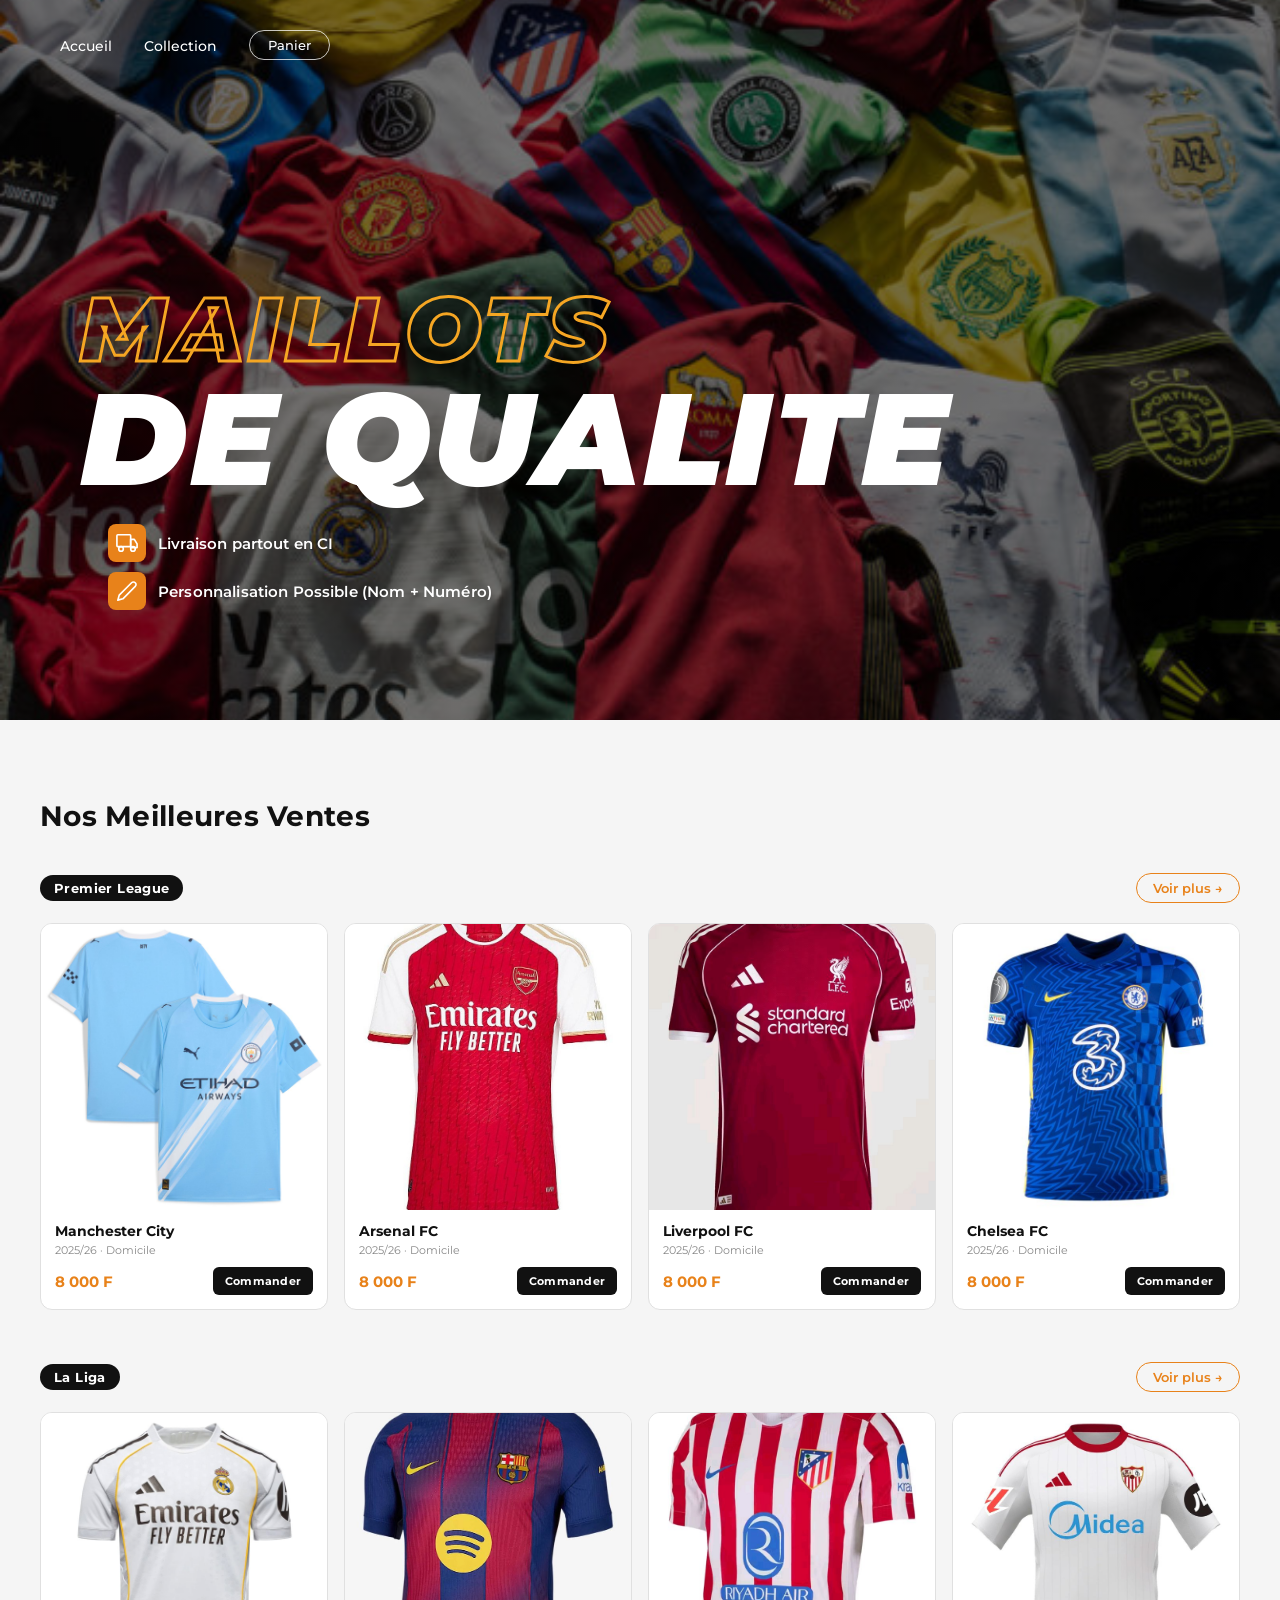
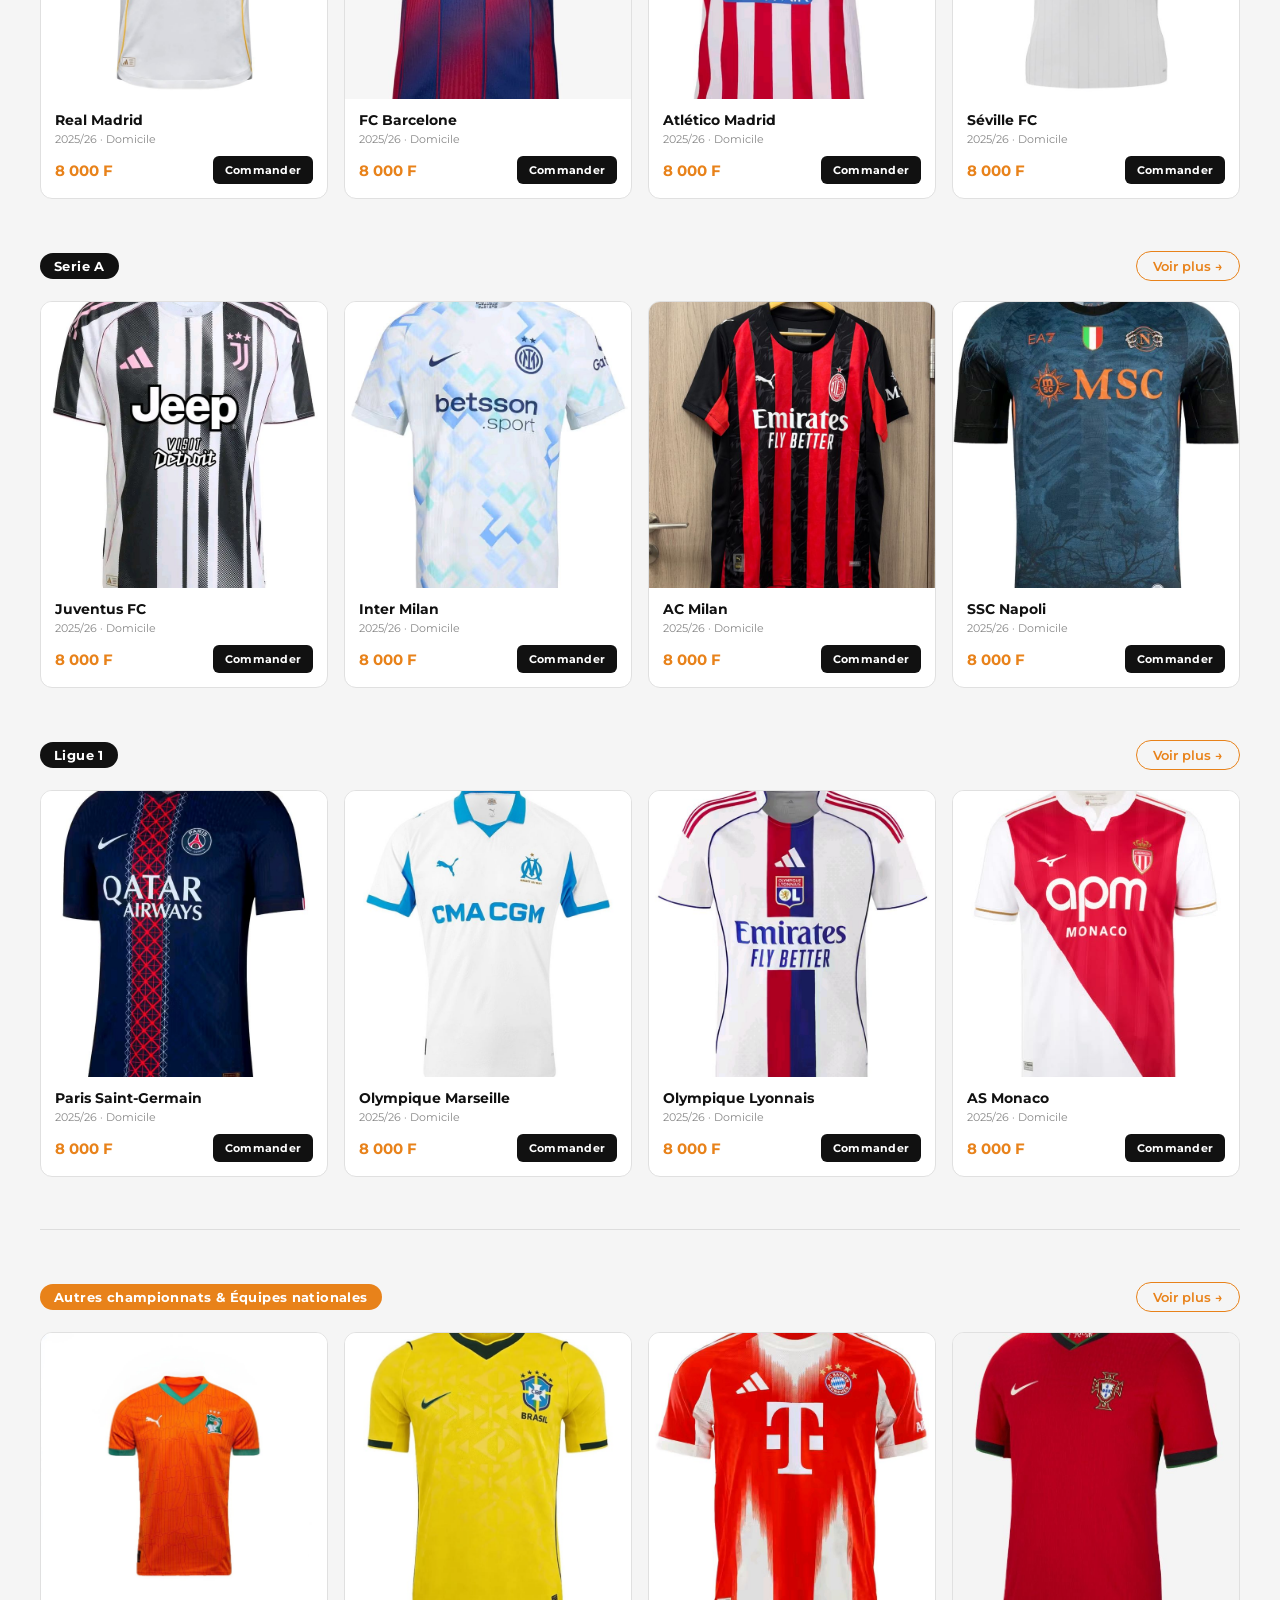
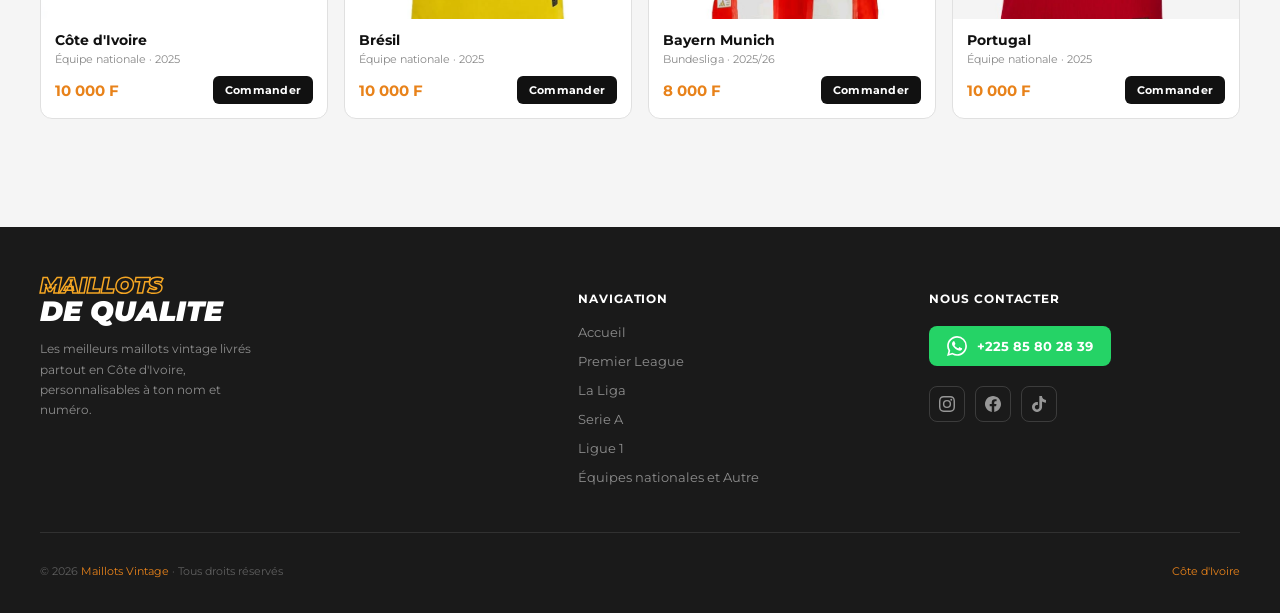
<file: index.html>
<!DOCTYPE html>
<html lang="fr">
<head>
  <meta charset="UTF-8" />
  <meta name="viewport" content="width=device-width, initial-scale=1.0"/>
  <title>Marasse Service - Vente de Maillot de Qualité</title>
  <link rel="stylesheet" href="style.css" />
  <link rel="icon" type="image/svg"  href="images/logo.jpeg">
  <link href="https://fonts.googleapis.com/css2?family=Abril+Fatface&family=Montserrat:wght@400;500;600&display=swap" rel="stylesheet"/>
</head>
<body>

<section class="Alpha">
  <header class="Beta">
    <nav class="Gamma">
      <ul>
        <li><a href="#">Accueil</a></li>
        <li><a href="#Nos-Meilleures-Ventes">Collection</a></li>
        <li><button class="btn-panier">Panier</button></li>
      </ul>
    </nav>
  </header>

  <div class="Delta">
  <div class="titre-hero">
    <span class="titre-maillots">MAILLOTS</span>
    <span class="titre-vintage">DE QUALITE </span>
  </div>
  <div class="bande-infos">
  <div class="item-info">
    <div class="badge-icone">
      <svg xmlns="http://www.w3.org/2000/svg" viewBox="0 0 24 24" fill="none" stroke="white" stroke-width="1.8" stroke-linecap="round" stroke-linejoin="round">
        <rect x="1" y="3" width="15" height="13" rx="1"/>
        <path d="M16 8h4l3 5v4h-7V8z"/>
        <circle cx="5.5" cy="18.5" r="2.5"/>
        <circle cx="18.5" cy="18.5" r="2.5"/>
      </svg>
    </div>
    <span>Livraison partout en CI</span>
  </div>

  <div class="item-info">
    <div class="badge-icone">
      <svg xmlns="http://www.w3.org/2000/svg" viewBox="0 0 24 24" fill="none" stroke="white" stroke-width="1.8" stroke-linecap="round" stroke-linejoin="round">
        <path d="M17 3a2.828 2.828 0 1 1 4 4L7.5 20.5 2 22l1.5-5.5L17 3z"/>
      </svg>
    </div>
    <span>Personnalisation Possible (Nom + Numéro)</span>
  </div>
</div>
</section>

<!-- ========================================================
     SECTION CATALOGUE — À coller dans ton index.html
     après la section hero et la bande d'infos
     ======================================================== -->

<section class="catalogue" id="Nos-Meilleures-Ventes">

  <h2 class="catalogue-titre">Nos Meilleures Ventes</h2>

  <!-- ── Premier League ── -->
  <div class="champ-bloc">
    <div class="champ-header">
      <span class="champ-pill">Premier League</span>
      <a href="premier-league.html" class="voir-plus">Voir plus →</a>
    </div>
    <div class="grille-maillots">

      <div class="carte-maillot">
        <div class="carte-img">
          <img src="images/nos_meilleures_ventes/Premier Ligue/Man-City.jpg" alt="Maillot Manchester City">
        </div>
        <div class="carte-body">
          <div class="carte-club">Manchester City</div>
          <div class="carte-saison">2025/26 · Domicile</div>
          <div class="carte-bas">
            <span class="carte-prix">8 000 F</span>
            <a href="commander.html?club=Manchester%20City&detail=Premier%20League%20·%202025/26&prix=8000F&photo=images/nos_meilleures_ventes/Premier Ligue/Man-City.jpg" class="btn-commander">Commander</a>
          </div>
        </div>
      </div>

      <div class="carte-maillot">
        <div class="carte-img">
          <img src="images/nos_meilleures_ventes/Premier Ligue/Arsenal.jpg" alt="Maillot Arsenal">
        </div>
        <div class="carte-body">
          <div class="carte-club">Arsenal FC</div>
          <div class="carte-saison">2025/26 · Domicile</div>
          <div class="carte-bas">
            <span class="carte-prix">8 000 F</span>
            <a href="commander.html?club=Arsenal%20FC&detail=Premier%20League%20·%202025/26&prix=8000F&photo=images/nos_meilleures_ventes/Premier Ligue/Arsenal.jpg" class="btn-commander">Commander</a>
          </div>
        </div>
      </div>

      <div class="carte-maillot">
        <div class="carte-img">
          <img src="images/nos_meilleures_ventes/Premier Ligue/Liverpool.jpg" alt="Maillot Liverpool">
        </div>
        <div class="carte-body">
          <div class="carte-club">Liverpool FC</div>
          <div class="carte-saison">2025/26 · Domicile</div>
          <div class="carte-bas">
            <span class="carte-prix">8 000 F</span>
            <a href="commander.html?club=Liverpool%20FC&detail=Premier%20League%20·%202025/26&prix=8000F&photo=images/nos_meilleures_ventes/Premier Ligue/Liverpool.jpg" class="btn-commander">Commander</a>
          </div>
        </div>
      </div>

      <div class="carte-maillot">
        <div class="carte-img">
          <img src="images/nos_meilleures_ventes/Premier Ligue/Chealsea.jpg" alt="Maillot Chelsea">
        </div>
        <div class="carte-body">
          <div class="carte-club">Chelsea FC</div>
          <div class="carte-saison">2025/26 · Domicile</div>
          <div class="carte-bas">
            <span class="carte-prix">8 000 F</span>
            <a href="commander.html?club=Chelsea%20FC&detail=Premier%20League%20·%202025/26&prix=8000F&photo=images/nos_meilleures_ventes/Premier Ligue/Chealsea.jpg" class="btn-commander">Commander</a>
          </div>
        </div>
      </div>

    </div>
  </div>

  <!-- ── La Liga ── -->
  <div class="champ-bloc">
    <div class="champ-header">
      <span class="champ-pill">La Liga</span>
      <a href="laliga.html" class="voir-plus">Voir plus →</a>
    </div>
    <div class="grille-maillots">

      <div class="carte-maillot">
        <div class="carte-img">
          <img src="images/nos_meilleures_ventes/Laliga/Real.jpg" alt="Maillot Real Madrid">
        </div>
        <div class="carte-body">
          <div class="carte-club">Real Madrid</div>
          <div class="carte-saison">2025/26 · Domicile</div>
          <div class="carte-bas">
            <span class="carte-prix">8 000 F</span>
            <a href="commander.html?club=Real%20Madrid&detail=Laliga·%202025/26&prix=8000F&photo=images/nos_meilleures_ventes/Laliga/Real.jpg" class="btn-commander">Commander</a>
          </div>
        </div>
      </div>

      <div class="carte-maillot">
        <div class="carte-img">
          <img src="images/nos_meilleures_ventes/Laliga/Barça.jpg" alt="Maillot FC Barcelone">
        </div>
        <div class="carte-body">
          <div class="carte-club">FC Barcelone</div>
          <div class="carte-saison">2025/26 · Domicile</div>
          <div class="carte-bas">
            <span class="carte-prix">8 000 F</span>
            <a href="commander.html?club=FC%20Barcelone&detail=Laliga·%202025/26&prix=8000F&photo=images/nos_meilleures_ventes/Laliga/Barça.jpg" class="btn-commander">Commander</a>
          </div>
        </div>
      </div>

      <div class="carte-maillot">
        <div class="carte-img">
          <img src="images/nos_meilleures_ventes/Laliga/Atletico.jpg" alt="Maillot Atlético Madrid">
        </div>
        <div class="carte-body">
          <div class="carte-club">Atlético Madrid</div>
          <div class="carte-saison">2025/26 · Domicile</div>
          <div class="carte-bas">
            <span class="carte-prix">8 000 F</span>
            <a href="commander.html?club=Atlético%20Madrid&detail=Laliga·%202025/26&prix=8000F&photo=images/nos_meilleures_ventes/Laliga/Atletico.jpg" class="btn-commander">Commander</a>
          </div>
        </div>
      </div>

      <div class="carte-maillot">
        <div class="carte-img">
          <img src="images/nos_meilleures_ventes/Laliga/Seville.jpg" alt="Maillot Séville FC">
        </div>
        <div class="carte-body">
          <div class="carte-club">Séville FC</div>
          <div class="carte-saison">2025/26 · Domicile</div>
          <div class="carte-bas">
            <span class="carte-prix">8 000 F</span>
            <a href="commander.html?club=Séville%20FC&detail=Laliga·%202025/26&prix=8000F&photo=images/nos_meilleures_ventes/Laliga/Seville.jpg" class="btn-commander">Commander</a>
          </div>
        </div>
      </div>

    </div>
  </div>

  <!-- ── Serie A ── -->
  <div class="champ-bloc">
    <div class="champ-header">
      <span class="champ-pill">Serie A</span>
      <a href="serie-a.html" class="voir-plus">Voir plus →</a>
    </div>
    <div class="grille-maillots">

      <div class="carte-maillot">
        <div class="carte-img">
          <img src="images/nos_meilleures_ventes/Serie A/Juventus.jpg" alt="Maillot Juventus">
        </div>
        <div class="carte-body">
          <div class="carte-club">Juventus FC</div>
          <div class="carte-saison">2025/26 · Domicile</div>
          <div class="carte-bas">
            <span class="carte-prix">8 000 F</span>
            <a href="commander.html?club=Juventus%20FC&detail=Serie%20A%20·%202025/26&prix=8000F&photo=images/nos_meilleures_ventes/Serie A/Juventus.jpg" class="btn-commander">Commander</a>
          </div>
        </div>
      </div>

      <div class="carte-maillot">
        <div class="carte-img">
          <img src="images/nos_meilleures_ventes/Serie A/Inter-Milan.jpg" alt="Maillot Inter Milan">
        </div>
        <div class="carte-body">
          <div class="carte-club">Inter Milan</div>
          <div class="carte-saison">2025/26 · Domicile</div>
          <div class="carte-bas">
            <span class="carte-prix">8 000 F</span>
            <a href="commander.html?club=Inter%20Milan&detail=Serie%20A%20·%202025/26&prix=8000F&photo=images/nos_meilleures_ventes/Serie A/Inter-Milan.jpg" class="btn-commander">Commander</a>
          </div>
        </div>
      </div>

      <div class="carte-maillot">
        <div class="carte-img">
          <img src="images/nos_meilleures_ventes/Serie A/AC-Milan.jpg" alt="Maillot AC Milan">
        </div>
        <div class="carte-body">
          <div class="carte-club">AC Milan</div>
          <div class="carte-saison">2025/26 · Domicile</div>
          <div class="carte-bas">
            <span class="carte-prix">8 000 F</span>
            <a href="commander.html?club=AC%20Milan&detail=Serie%20A%20·%202025/26&prix=8000F&photo=images/nos_meilleures_ventes/Serie A/AC-Milan.jpg" class="btn-commander">Commander</a>
          </div>
        </div>
      </div>

      <div class="carte-maillot">
        <div class="carte-img">
          <img src="images/nos_meilleures_ventes/Serie A/Napoli.jpg" alt="Maillot Napoli">
        </div>
        <div class="carte-body">
          <div class="carte-club">SSC Napoli</div>
          <div class="carte-saison">2025/26 · Domicile</div>
          <div class="carte-bas">
            <span class="carte-prix">8 000 F</span>
            <a href="commander.html?club=SSC%20Napoli&detail=Serie%20A%20·%202025/26&prix=8000F&photo=images/nos_meilleures_ventes/Serie A/Napoli.jpg" class="btn-commander">Commander</a>
          </div>
        </div>
      </div>

    </div>
  </div>

  <!-- ── Ligue 1 ── -->
  <div class="champ-bloc">
    <div class="champ-header">
      <span class="champ-pill">Ligue 1</span>
      <a href="ligue1.html" class="voir-plus">Voir plus →</a>
    </div>
    <div class="grille-maillots">

      <div class="carte-maillot">
        <div class="carte-img">
          <img src="images/nos_meilleures_ventes/Ligue1/PSG.jpg" alt="Maillot PSG">
        </div>
        <div class="carte-body">
          <div class="carte-club">Paris Saint-Germain</div>
          <div class="carte-saison">2025/26 · Domicile</div>
          <div class="carte-bas">
            <span class="carte-prix">8 000 F</span>
            <a href="commander.html?club=Paris%20Saint-Germain&detail=Ligue1%20·%202025/26&prix=8000F&photo=images/nos_meilleures_ventes/Ligue1/PSG.jpg" class="btn-commander">Commander</a>
          </div>
        </div>
      </div>

      <div class="carte-maillot">
        <div class="carte-img">
          <img src="images/nos_meilleures_ventes/Ligue1/Marseille.jpg" alt="Maillot Olympique de Marseille">
        </div>
        <div class="carte-body">
          <div class="carte-club">Olympique Marseille</div>
          <div class="carte-saison">2025/26 · Domicile</div>
          <div class="carte-bas">
            <span class="carte-prix">8 000 F</span>
            <a href="commander.html?club=Olympique%20Marseille&detail=Ligue1·%202025/26&prix=8000F&photo=images/nos_meilleures_ventes/Ligue1/Marseille.jpg" class="btn-commander">Commander</a>
          </div>
        </div>
      </div>

      <div class="carte-maillot">
        <div class="carte-img">
          <img src="images/nos_meilleures_ventes/Ligue1/Lyon.jpg" alt="Maillot Olympique Lyonnais">
        </div>
        <div class="carte-body">
          <div class="carte-club">Olympique Lyonnais</div>
          <div class="carte-saison">2025/26 · Domicile</div>
          <div class="carte-bas">
            <span class="carte-prix">8 000 F</span>
            <a href="commander.html?club=Olympiqu%20Lyonnais&detail=Ligue1·%202025/26&prix=8000F&photo=images/nos_meilleures_ventes/Ligue1/Lyon.jpg" class="btn-commander">Commander</a>
          </div>
        </div>
      </div>

      <div class="carte-maillot">
        <div class="carte-img">
          <img src="images/nos_meilleures_ventes/Ligue1/Monaco.jpg" alt="Maillot AS Monaco">
        </div>
        <div class="carte-body">
          <div class="carte-club">AS Monaco</div>
          <div class="carte-saison">2025/26 · Domicile</div>
          <div class="carte-bas">
            <span class="carte-prix">8 000 F</span>
            <a href="commander.html?club=AS%20Monaco&detail=Ligue1·%202025/26&prix=9500F&photo=images/nos_meilleures_ventes/Ligue1/Monaco.jpg" class="btn-commander">Commander</a>
          </div>
        </div>
      </div>

    </div>
  </div>

  <!-- ── Séparateur ── -->
  <div class="catalogue-separateur"></div>

  <!-- ── Autres championnats & Équipes nationales ── -->
  <div class="champ-bloc">
    <div class="champ-header">
      <span class="champ-pill champ-pill--orange">Autres championnats &amp; Équipes nationales</span>
      <a href="autres.html" class="voir-plus">Voir plus →</a>
    </div>
    <div class="grille-maillots">

      <div class="carte-maillot">
        <div class="carte-img">
          <img src="images/nos_meilleures_ventes/Autres/CI.jpg" alt="Maillot Côte d'Ivoire">
        </div>
        <div class="carte-body">
          <div class="carte-club">Côte d'Ivoire</div>
          <div class="carte-saison">Équipe nationale · 2025</div>
          <div class="carte-bas">
            <span class="carte-prix">10 000 F</span>
            <a href="commander.html?club=Côte20%D'Ivoire&detail=%202025&prix=10000F&photo=images/nos_meilleures_ventes/Autres/CI.jpg" class="btn-commander">Commander</a>
          </div>
        </div>
      </div>

      <div class="carte-maillot">
        <div class="carte-img">
          <img src="images/nos_meilleures_ventes/Autres/Brasil.jpg" alt="Maillot Brésil">
        </div>
        <div class="carte-body">
          <div class="carte-club">Brésil</div>
          <div class="carte-saison">Équipe nationale · 2025</div>
          <div class="carte-bas">
            <span class="carte-prix">10 000 F</span>
            <a href="commander.html?club=Brésil%20&detail=%202025&prix=10000F&photo=images/nos_meilleures_ventes/Autres/Brasil.jpg" class="btn-commander">Commander</a>
          </div>
        </div>
      </div>

      <div class="carte-maillot">
        <div class="carte-img">
          <img src="images/nos_meilleures_ventes/Autres/Bayern.jpg" alt="Maillot Bayern Munich">
        </div>
        <div class="carte-body">
          <div class="carte-club">Bayern Munich</div>
          <div class="carte-saison">Bundesliga · 2025/26</div>
          <div class="carte-bas">
            <span class="carte-prix">8 000 F</span>
            <a href="commander.html?club=Bayern%20Munich&detail=Bundesliga·%202025/26&prix=8000F&photo=images/nos_meilleures_ventes/Autres/Bayern.jpg" class="btn-commander">Commander</a>
          </div>
        </div>
      </div>

      <div class="carte-maillot">
        <div class="carte-img">
          <img src="images/nos_meilleures_ventes/Autres/Portugal.jpg" alt="Maillot Portugal">
        </div>
        <div class="carte-body">
          <div class="carte-club">Portugal</div>
          <div class="carte-saison">Équipe nationale · 2025</div>
          <div class="carte-bas">
            <span class="carte-prix">10 000 F</span>
            <a href="commander.html?club=Portugal%20&detail=%202025&prix=10000F&photo=images/nos_meilleures_ventes/Autres/Portugal.jpg" class="btn-commander">Commander</a>
          </div>
        </div>
      </div>

    </div>
  </div>

</section>
 

<footer class="footer">
  <div class="footer-top">

    <div class="footer-brand">
      <div class="logo-text">
        <span class="logo-maillots">MAILLOTS</span><br>
        <span class="logo-vintage">DE QUALITE</span>
      </div>
      <p>Les meilleurs maillots vintage livrés partout en Côte d'Ivoire, personnalisables à ton nom et numéro.</p>
    </div>

    <div class="footer-col">
      <h4>Navigation</h4>
      <ul>
        <li><a href="#">Accueil</a></li>
        <li><a href="#Nos-Meilleures-Ventes">Premier League</a></li>
        <li><a href="#Nos-Meilleures-Ventes">La Liga</a></li>
        <li><a href="#Nos-Meilleures-Ventes">Serie A</a></li>
        <li><a href="#Nos-Meilleures-Ventes">Ligue 1</a></li>
        <li><a href="#Nos-Meilleures-Ventes">Équipes nationales et Autre</a></li>
      </ul>
    </div>

    <div class="footer-col">
      <h4>Nous contacter</h4>
      <a href="https://wa.me/22585802839" class="whatsapp-btn" target="_blank">
        <svg viewBox="0 0 24 24" xmlns="http://www.w3.org/2000/svg">
          <path d="M17.472 14.382c-.297-.149-1.758-.867-2.03-.967-.273-.099-.471-.148-.67.15-.197.297-.767.966-.94 1.164-.173.199-.347.223-.644.075-.297-.15-1.255-.463-2.39-1.475-.883-.788-1.48-1.761-1.653-2.059-.173-.297-.018-.458.13-.606.134-.133.298-.347.446-.52.149-.174.198-.298.298-.497.099-.198.05-.371-.025-.52-.075-.149-.669-1.612-.916-2.207-.242-.579-.487-.5-.669-.51-.173-.008-.371-.01-.57-.01-.198 0-.52.074-.792.372-.272.297-1.04 1.016-1.04 2.479 0 1.462 1.065 2.875 1.213 3.074.149.198 2.096 3.2 5.077 4.487.709.306 1.262.489 1.694.625.712.227 1.36.195 1.871.118.571-.085 1.758-.719 2.006-1.413.248-.694.248-1.289.173-1.413-.074-.124-.272-.198-.57-.347m-5.421 7.403h-.004a9.87 9.87 0 01-5.031-1.378l-.361-.214-3.741.982.998-3.648-.235-.374a9.86 9.86 0 01-1.51-5.26c.001-5.45 4.436-9.884 9.888-9.884 2.64 0 5.122 1.03 6.988 2.898a9.825 9.825 0 012.893 6.994c-.003 5.45-4.437 9.884-9.885 9.884m8.413-18.297A11.815 11.815 0 0012.05 0C5.495 0 .16 5.335.157 11.892c0 2.096.547 4.142 1.588 5.945L.057 24l6.305-1.654a11.882 11.882 0 005.683 1.448h.005c6.554 0 11.89-5.335 11.893-11.893a11.821 11.821 0 00-3.48-8.413z"/>
        </svg>
        +225 85 80 28 39
      </a>

      <div class="reseaux">
        <a href="#" title="Instagram" aria-label="Instagram">
          <svg viewBox="0 0 24 24"><path d="M12 2.163c3.204 0 3.584.012 4.85.07 3.252.148 4.771 1.691 4.919 4.919.058 1.265.069 1.645.069 4.849 0 3.205-.012 3.584-.069 4.849-.149 3.225-1.664 4.771-4.919 4.919-1.266.058-1.644.07-4.85.07-3.204 0-3.584-.012-4.849-.07-3.26-.149-4.771-1.699-4.919-4.92-.058-1.265-.07-1.644-.07-4.849 0-3.204.013-3.583.07-4.849.149-3.227 1.664-4.771 4.919-4.919 1.266-.057 1.645-.069 4.849-.069zM12 0C8.741 0 8.333.014 7.053.072 2.695.272.273 2.69.073 7.052.014 8.333 0 8.741 0 12c0 3.259.014 3.668.072 4.948.2 4.358 2.618 6.78 6.98 6.98C8.333 23.986 8.741 24 12 24c3.259 0 3.668-.014 4.948-.072 4.354-.2 6.782-2.618 6.979-6.98.059-1.28.073-1.689.073-4.948 0-3.259-.014-3.667-.072-4.947-.196-4.354-2.617-6.78-6.979-6.98C15.668.014 15.259 0 12 0zm0 5.838a6.162 6.162 0 100 12.324 6.162 6.162 0 000-12.324zM12 16a4 4 0 110-8 4 4 0 010 8zm6.406-11.845a1.44 1.44 0 100 2.881 1.44 1.44 0 000-2.881z"/></svg>
        </a>
        <a href="#" title="Facebook" aria-label="Facebook">
          <svg viewBox="0 0 24 24"><path d="M24 12.073c0-6.627-5.373-12-12-12s-12 5.373-12 12c0 5.99 4.388 10.954 10.125 11.854v-8.385H7.078v-3.47h3.047V9.43c0-3.007 1.792-4.669 4.533-4.669 1.312 0 2.686.235 2.686.235v2.953H15.83c-1.491 0-1.956.925-1.956 1.874v2.25h3.328l-.532 3.47h-2.796v8.385C19.612 23.027 24 18.062 24 12.073z"/></svg>
        </a>
        <a href="#" title="TikTok" aria-label="TikTok">
          <svg viewBox="0 0 24 24"><path d="M12.525.02c1.31-.02 2.61-.01 3.91-.02.08 1.53.63 3.09 1.75 4.17 1.12 1.11 2.7 1.62 4.24 1.79v4.03c-1.44-.05-2.89-.35-4.2-.97-.57-.26-1.1-.59-1.62-.93-.01 2.92.01 5.84-.02 8.75-.08 1.4-.54 2.79-1.35 3.94-1.31 1.92-3.58 3.17-5.91 3.21-1.43.08-2.86-.31-4.08-1.03-2.02-1.19-3.44-3.37-3.65-5.71-.02-.5-.03-1-.01-1.49.18-1.9 1.12-3.72 2.58-4.96 1.66-1.44 3.98-2.13 6.15-1.72.02 1.48-.04 2.96-.04 4.44-.99-.32-2.15-.23-3.02.37-.63.41-1.11 1.04-1.36 1.75-.21.51-.15 1.07-.14 1.61.24 1.64 1.82 3.02 3.5 2.87 1.12-.01 2.19-.66 2.77-1.61.19-.33.4-.67.41-1.06.1-1.79.06-3.57.07-5.36.01-4.03-.01-8.05.02-12.07z"/></svg>
        </a>
      </div>
    </div>

  </div>

  <div class="footer-bottom">
    <p>© 2026 <span class="footer-accent">Maillots Vintage</span> · Tous droits réservés</p>
    <p><span class="footer-accent">Côte d'Ivoire</span></p>
  </div>
</footer>
</body>
</html>
</file>
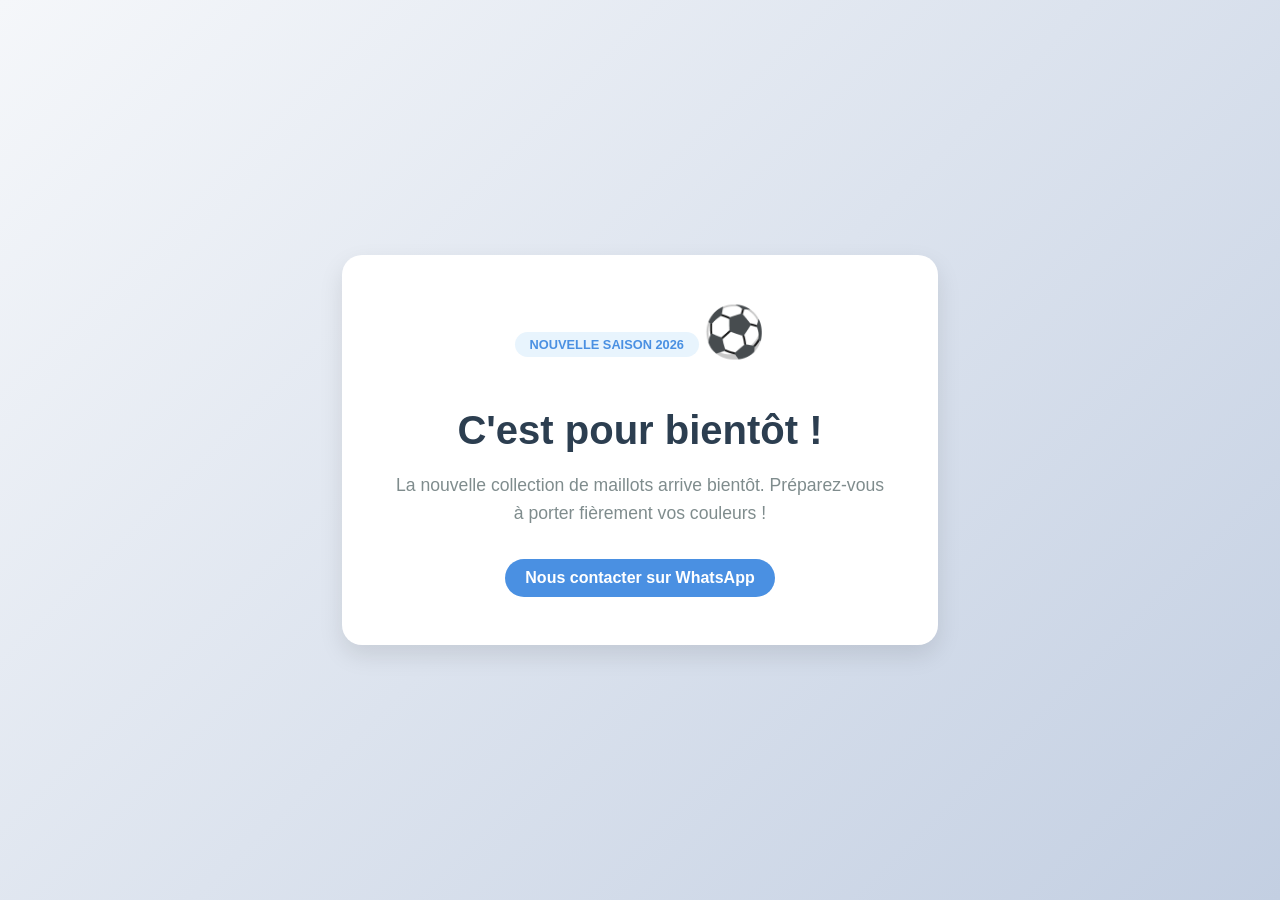
<file: laliga.html>
<!DOCTYPE html>
<html lang="fr">
<head>
    <meta charset="UTF-8">
    <meta name="viewport" content="width=device-width, initial-scale=1.0">
    <title>Bientôt disponible | Mon Site</title>
    <link rel="icon" type="image/svg"  href="images/logo.jpeg">
    <style>
        /* Styles de base */
        body {
            margin: 0;
            padding: 0;
            font-family: 'Segoe UI', Tahoma, Geneva, Verdana, sans-serif;
            background: linear-gradient(135deg, #f5f7fa 0%, #c3cfe2 100%);
            height: 100vh;
            display: flex;
            justify-content: center;
            align-items: center;
            text-align: center;
            color: #333;
        }

        .container {
            background: white;
            padding: 3rem;
            border-radius: 20px;
            box-shadow: 0 10px 25px rgba(0,0,0,0.1);
            max-width: 500px;
            width: 90%;
        }

        /* Animation simple du logo ou de l'icône */
        .icon {
            font-size: 50px;
            margin-bottom: 20px;
            display: inline-block;
            animation: bounce 2s infinite;
        }

        @keyframes bounce {
            0%, 20%, 50%, 80%, 100% {transform: translateY(0);}
            40% {transform: translateY(-10px);}
            60% {transform: translateY(-5px);}
        }

        h1 {
            font-size: 2.5rem;
            margin-bottom: 1rem;
            color: #2c3e50;
        }

        p {
            font-size: 1.1rem;
            color: #7f8c8d;
            line-height: 1.6;
        }

        .social-links {
            margin-top: 2rem;
        }

        .social-links a {
            text-decoration: none;
            color: white;
            background: #4a90e2;
            padding: 10px 20px;
            border-radius: 50px;
            font-weight: bold;
            transition: transform 0.3s, background 0.3s;
            display: inline-block;
        }

        .social-links a:hover {
            background: #357abd;
            transform: scale(1.05);
        }

        .badge {
            display: inline-block;
            padding: 5px 15px;
            background: #e8f4fd;
            color: #4a90e2;
            border-radius: 20px;
            font-size: 0.8rem;
            font-weight: bold;
            margin-bottom: 10px;
        }
    </style>
</head>
<body>

    <div class="container">
        <div class="badge">NOUVELLE SAISON 2026</div>
        <div class="icon">⚽</div> <h1>C'est pour bientôt !</h1>
        <p>
            La nouvelle collection de maillots arrive bientôt. 
        Préparez-vous à porter fièrement vos couleurs !
        </p>
        
        <div class="social-links">
            <a href="https://wa.me/+22585802839" target="_blank">Nous contacter sur WhatsApp</a>
        </div>
    </div>

</body>
</html>
</file>
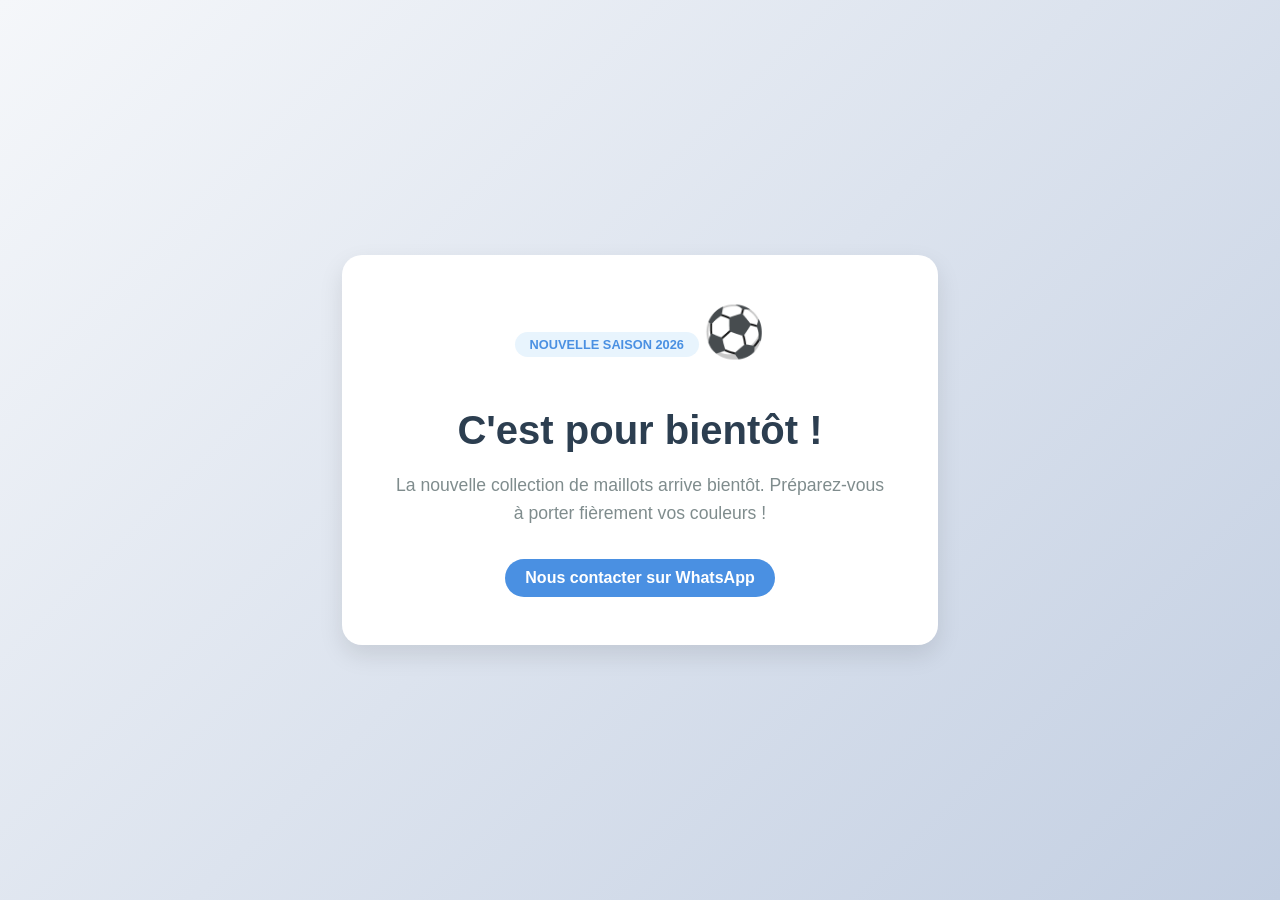
<file: premier-league.html>
<!DOCTYPE html>
<html lang="fr">
<head>
    <meta charset="UTF-8">
    <meta name="viewport" content="width=device-width, initial-scale=1.0">
    <title>Bientôt disponible | Mon Site</title>
    <link rel="icon" type="image/svg"  href="images/logo.jpeg">
    <style>
        /* Styles de base */
        body {
            margin: 0;
            padding: 0;
            font-family: 'Segoe UI', Tahoma, Geneva, Verdana, sans-serif;
            background: linear-gradient(135deg, #f5f7fa 0%, #c3cfe2 100%);
            height: 100vh;
            display: flex;
            justify-content: center;
            align-items: center;
            text-align: center;
            color: #333;
        }

        .container {
            background: white;
            padding: 3rem;
            border-radius: 20px;
            box-shadow: 0 10px 25px rgba(0,0,0,0.1);
            max-width: 500px;
            width: 90%;
        }

        /* Animation simple du logo ou de l'icône */
        .icon {
            font-size: 50px;
            margin-bottom: 20px;
            display: inline-block;
            animation: bounce 2s infinite;
        }

        @keyframes bounce {
            0%, 20%, 50%, 80%, 100% {transform: translateY(0);}
            40% {transform: translateY(-10px);}
            60% {transform: translateY(-5px);}
        }

        h1 {
            font-size: 2.5rem;
            margin-bottom: 1rem;
            color: #2c3e50;
        }

        p {
            font-size: 1.1rem;
            color: #7f8c8d;
            line-height: 1.6;
        }

        .social-links {
            margin-top: 2rem;
        }

        .social-links a {
            text-decoration: none;
            color: white;
            background: #4a90e2;
            padding: 10px 20px;
            border-radius: 50px;
            font-weight: bold;
            transition: transform 0.3s, background 0.3s;
            display: inline-block;
        }

        .social-links a:hover {
            background: #357abd;
            transform: scale(1.05);
        }

        .badge {
            display: inline-block;
            padding: 5px 15px;
            background: #e8f4fd;
            color: #4a90e2;
            border-radius: 20px;
            font-size: 0.8rem;
            font-weight: bold;
            margin-bottom: 10px;
        }
    </style>
</head>
<body>

    <div class="container">
        <div class="badge">NOUVELLE SAISON 2026</div>
        <div class="icon">⚽</div> <h1>C'est pour bientôt !</h1>
        <p>
            La nouvelle collection de maillots arrive bientôt. 
        Préparez-vous à porter fièrement vos couleurs !
        </p>
        
        <div class="social-links">
            <a href="https://wa.me/+225 85 80 28 39" target="_blank">Nous contacter sur WhatsApp</a>
        </div>
    </div>

</body>
</html>
</file>
<file: style.css>
* {
  font-family: 'Montserrat', sans-serif;
  box-sizing: border-box;
}

body {
  margin: 0;
}

/* ── Hero section ── */
section.Alpha {
  background: linear-gradient(rgba(0, 0, 0, 0.55), rgba(0, 0, 0, 0.55)),
              url("images/tous-les-maillots-football-footpack-e1610027798932.jpg") center / cover no-repeat;
  height: 80vh;
  padding: 30px;
  display: flex;
  flex-direction: column;
  
}

/* ── Header / Nav ── */
header.Beta {
  display: flex;
  align-items: center;
}

nav.Gamma ul {
  display: flex;
  align-items: center;
  gap: 32px;           /* remplace width fixe — s'adapte au contenu */
  list-style: none;
  margin: 0 0 0 30px;
  padding: 0;          /* enlève le padding par défaut du ul */
}

nav.Gamma li {
  color: white;
}

nav.Gamma a {
  color: white;
  text-decoration: none;
  font-size: 14px;
  font-weight: 500;
}

nav.Gamma a:hover {
  opacity: 0.8;
}

/* ── Bouton panier ── */
.btn-panier {
  background: transparent;
  border: 1.5px solid rgba(255, 255, 255, 0.75);
  color: white;
  padding: 6px 18px;
  border-radius: 20px;
  font-family: 'Montserrat', sans-serif;
  font-size: 13px;
  font-weight: 500;
  cursor: pointer;
  transition: background 0.2s;
}

.btn-panier:hover {
  background: rgba(255, 255, 255, 0.15);
}

/* ── Slogan ── */
div.Delta {
  padding: 20px 50px;
  flex: 1;
  display: flex;
  flex-direction: column;
  justify-content: flex-end;
  padding-bottom: 60px;
}

.titre-hero {
  font-family: 'Montserrat', sans-serif;
  font-style: italic;
  font-weight: 900;
  line-height: 1;
}

.titre-maillots {
  display: block;
  font-size: clamp(48px, 10vw, 90px);
  color: transparent;
  -webkit-text-stroke: 3px #F5A623;
  letter-spacing: 0.05em;
}

.titre-vintage {
  display: block;
  font-size: clamp(64px, 14vw, 130px);
  color: white;
  letter-spacing: 0.02em;
}
div.Delta a {
  color: white;
  font-size: 20px;
  text-decoration: none;
  display: flex;
  align-items: center;
  margin-top: 16px;
  font-family: 'Montserrat', sans-serif; /* police cohérente pour le lien */
}
/* ── Bande d'infos ── */
.bande-infos {
  display: flex;
  flex-direction: column;
  gap: 10px;
  padding: 20px 28px;
}

.item-info {
  display: flex;
  align-items: center;
  gap: 12px;
}

.badge-icone {
  width: 38px;
  height: 38px;
  background: #E8821A;
  border-radius: 8px;
  display: flex;
  align-items: center;
  justify-content: center;
  flex-shrink: 0;
}

.badge-icone svg {
  width: 22px;
  height: 22px;
}

.item-info span {
  font-size: 15px;
  font-weight: 600;
  color: white;
  letter-spacing: 0.01em;
}

/* ========================================================
   SECTION CATALOGUE — À ajouter dans ton style.css
   ======================================================== */

.catalogue {
  background: #f5f5f5;
  padding: 56px 40px;
}

.catalogue-titre {
  font-family: 'Montserrat', sans-serif;
  font-size: 28px;
  font-weight: 700;
  color: #111;
  margin-bottom: 40px;
  letter-spacing: 0.01em;
}

/* ── Bloc par championnat ── */
.champ-bloc {
  margin-bottom: 52px;
}

.champ-header {
  display: flex;
  align-items: center;
  justify-content: space-between;
  margin-bottom: 20px;
}

.champ-pill {
  display: inline-block;
  font-family: 'Montserrat', sans-serif;
  font-size: 13px;
  font-weight: 700;
  background: #111;
  color: #fff;
  padding: 5px 14px;
  border-radius: 20px;
  letter-spacing: 0.03em;
}

.champ-pill--orange {
  background: #E8821A;
}

.voir-plus {
  font-family: 'Montserrat', sans-serif;
  font-size: 13px;
  font-weight: 600;
  color: #E8821A;
  text-decoration: none;
  border: 1.5px solid #E8821A;
  padding: 6px 16px;
  border-radius: 20px;
  transition: background 0.2s, color 0.2s;
  white-space: nowrap;
}

.voir-plus:hover {
  background: #E8821A;
  color: #fff;
}

/* ── Grille 4 cartes ── */
.grille-maillots {
  display: grid;
  grid-template-columns: repeat(4, minmax(0, 1fr));
  gap: 16px;
}

/* ── Carte maillot ── */
.carte-maillot {
  background: #fff;
  border-radius: 12px;
  overflow: hidden;
  border: 0.5px solid #e0e0e0;
  transition: transform 0.2s, box-shadow 0.2s;
}

.carte-maillot:hover {
  transform: translateY(-5px);
  box-shadow: 0 8px 24px rgba(0, 0, 0, 0.10);
}

.carte-img {
  width: 100%;
  aspect-ratio: 1 / 1;
  background: #ececec;
  overflow: hidden;
}

.carte-img img {
  width: 100%;
  height: 100%;
  object-fit: cover;
  transition: transform 0.3s;
}

.carte-maillot:hover .carte-img img {
  transform: scale(1.05);
}

.carte-body {
  padding: 12px 14px 14px;
}

.carte-club {
  font-family: 'Montserrat', sans-serif;
  font-size: 14px;
  font-weight: 700;
  color: #111;
  margin-bottom: 3px;
  white-space: nowrap;
  overflow: hidden;
  text-overflow: ellipsis;
}

.carte-saison {
  font-family: 'Montserrat', sans-serif;
  font-size: 11px;
  color: #888;
  margin-bottom: 10px;
}

.carte-bas {
  display: flex;
  align-items: center;
  justify-content: space-between;
  gap: 8px;
}

.carte-prix {
  font-family: 'Montserrat', sans-serif;
  font-size: 15px;
  font-weight: 700;
  color: #E8821A;
}

.btn-commander {
  display: inline-block;
  background: #111;
  color: #fff;
  text-decoration: none;
  border-radius: 6px;
  font-family: 'Montserrat', sans-serif;
  font-size: 11px;
  font-weight: 700;
  padding: 7px 12px;
  transition: background 0.2s;
  white-space: nowrap;
  letter-spacing: 0.02em;
}

.btn-commander:hover {
  background: #E8821A;
}

/* ── Séparateur entre grands championnats et autres ── */
.catalogue-separateur {
  height: 1px;
  background: #ddd;
  margin: 0 0 52px;
}
/* ========================================================
   FOOTER — À ajouter dans ton style.css
   ======================================================== */

.footer {
  background: #1a1a1a;
  padding: 48px 40px 24px;
  font-family: 'Montserrat', sans-serif;
}

.footer-top {
  display: grid;
  grid-template-columns: 1.6fr 1fr 1fr;
  gap: 40px;
  padding-bottom: 36px;
  border-bottom: 1px solid rgba(255, 255, 255, 0.1);
}

/* ── Logo ── */
.footer-brand .logo-text {
  font-style: italic;
  font-weight: 900;
  font-size: 22px;
  line-height: 1;
}

.footer-brand .logo-maillots {
  color: transparent;
  -webkit-text-stroke: 1.5px #F5A623;
}

.footer-brand .logo-vintage {
  color: #fff;
  font-size: 28px;
}

.footer-brand p {
  color: rgba(255, 255, 255, 0.5);
  font-size: 12px;
  margin-top: 14px;
  line-height: 1.7;
  max-width: 220px;
}

/* ── Colonnes ── */
.footer-col h4 {
  color: #fff;
  font-size: 12px;
  font-weight: 700;
  letter-spacing: 0.08em;
  text-transform: uppercase;
  margin-bottom: 16px;
}

.footer-col ul {
  list-style: none;
  padding: 0;
  margin: 0;
}

.footer-col ul li {
  margin-bottom: 10px;
}

.footer-col ul li a {
  color: rgba(255, 255, 255, 0.5);
  font-size: 13px;
  text-decoration: none;
  transition: color 0.2s;
}

.footer-col ul li a:hover {
  color: #E8821A;
}

/* ── Bouton WhatsApp ── */
.whatsapp-btn {
  display: inline-flex;
  align-items: center;
  gap: 10px;
  background: #25D366;
  color: #fff;
  text-decoration: none;
  padding: 10px 18px;
  border-radius: 8px;
  font-size: 13px;
  font-weight: 700;
  margin-top: 4px;
  transition: opacity 0.2s;
}

.whatsapp-btn:hover {
  opacity: 0.88;
}

.whatsapp-btn svg {
  width: 20px;
  height: 20px;
  fill: #fff;
  flex-shrink: 0;
}

/* ── Réseaux sociaux ── */
.reseaux {
  display: flex;
  gap: 10px;
  margin-top: 20px;
}

.reseaux a {
  width: 36px;
  height: 36px;
  border-radius: 8px;
  border: 1px solid rgba(255, 255, 255, 0.15);
  display: flex;
  align-items: center;
  justify-content: center;
  transition: border-color 0.2s, background 0.2s;
}

.reseaux a:hover {
  border-color: #E8821A;
  background: rgba(232, 130, 26, 0.1);
}

.reseaux a svg {
  width: 16px;
  height: 16px;
  fill: rgba(255, 255, 255, 0.55);
  transition: fill 0.2s;
}

.reseaux a:hover svg {
  fill: #E8821A;
}

/* ── Bas du footer ── */
.footer-bottom {
  display: flex;
  align-items: center;
  justify-content: space-between;
  padding-top: 20px;
}

.footer-bottom p {
  color: rgba(255, 255, 255, 0.3);
  font-size: 11px;
}

.footer-accent {
  color: #E8821A;
}
/* ── RESPONSIVE DESIGN ── */

/* 1. TABLETTES (Moins de 992px) */
@media (max-width: 992px) {
  div.Delta {
    padding: 20px 30px; /* On réduit un peu les marges sur les côtés */
  }
}

/* 2. MOBILES (Moins de 768px) */
@media (max-width: 768px) {
  
  /* Ajustement du Hero (la bannière) */
  section.Alpha {
    height: 100vh; /* On passe en plein écran sur mobile pour plus d'impact */
    padding: 20px;
  }

  /* Navigation : on centre les éléments et on réduit l'espace */
  nav.Gamma ul {
    gap: 15px;
    margin: 0;
    justify-content: center;
    width: 100%;
  }

  nav.Gamma a {
    font-size: 13px;
  }

  /* Titres : Réduction de l'épaisseur du contour pour que ça reste lisible */
  .titre-maillots {
    -webkit-text-stroke: 1.5px #F5A623;
    line-height: 1.1;
  }

  .titre-vintage {
    line-height: 1;
    margin-top: 5px;
  }

  /* Bande d'infos : On réduit un peu la taille des icônes et du texte */
  .item-info span {
    font-size: 13px;
  }

  .badge-icone {
    width: 32px;
    height: 32px;
  }
}

/* 3. PETITS MOBILES (Moins de 480px) */
@media (max-width: 480px) {
  header.Beta {
    flex-direction: column; /* Menu au-dessus si besoin */
    gap: 15px;
  }

  .titre-maillots {
    font-size: 40px; /* Taille fixe pour les tout petits écrans */
  }

  .titre-vintage {
    font-size: 55px;
  }
  
  div.Delta {
    padding-bottom: 30px;
  }
}

@media (max-width: 900px) {
  .grille-maillots {
    grid-template-columns: repeat(2, minmax(0, 1fr));
  }
  .catalogue {
    padding: 40px 20px;
  }
}
 
/* ── Responsive mobile ── */
@media (max-width: 500px) {
  .grille-maillots {
    grid-template-columns: repeat(2, minmax(0, 1fr));
    gap: 12px;
  }
  .catalogue-titre {
    font-size: 22px;
  }
  .champ-pill {
    font-size: 11px;
  }
}

/* ── Responsive tablette ── */
@media (max-width: 768px) {
  .footer-top {
    grid-template-columns: 1fr 1fr;
    gap: 32px;
  }
  .footer-brand {
    grid-column: 1 / -1;
  }
  .footer {
    padding: 40px 24px 20px;
  }
}

/* ── Responsive mobile ── */
@media (max-width: 480px) {
  .footer-top {
    grid-template-columns: 1fr;
    gap: 28px;
  }
  .footer-bottom {
    flex-direction: column;
    gap: 6px;
    text-align: center;
  }
}
</file>
